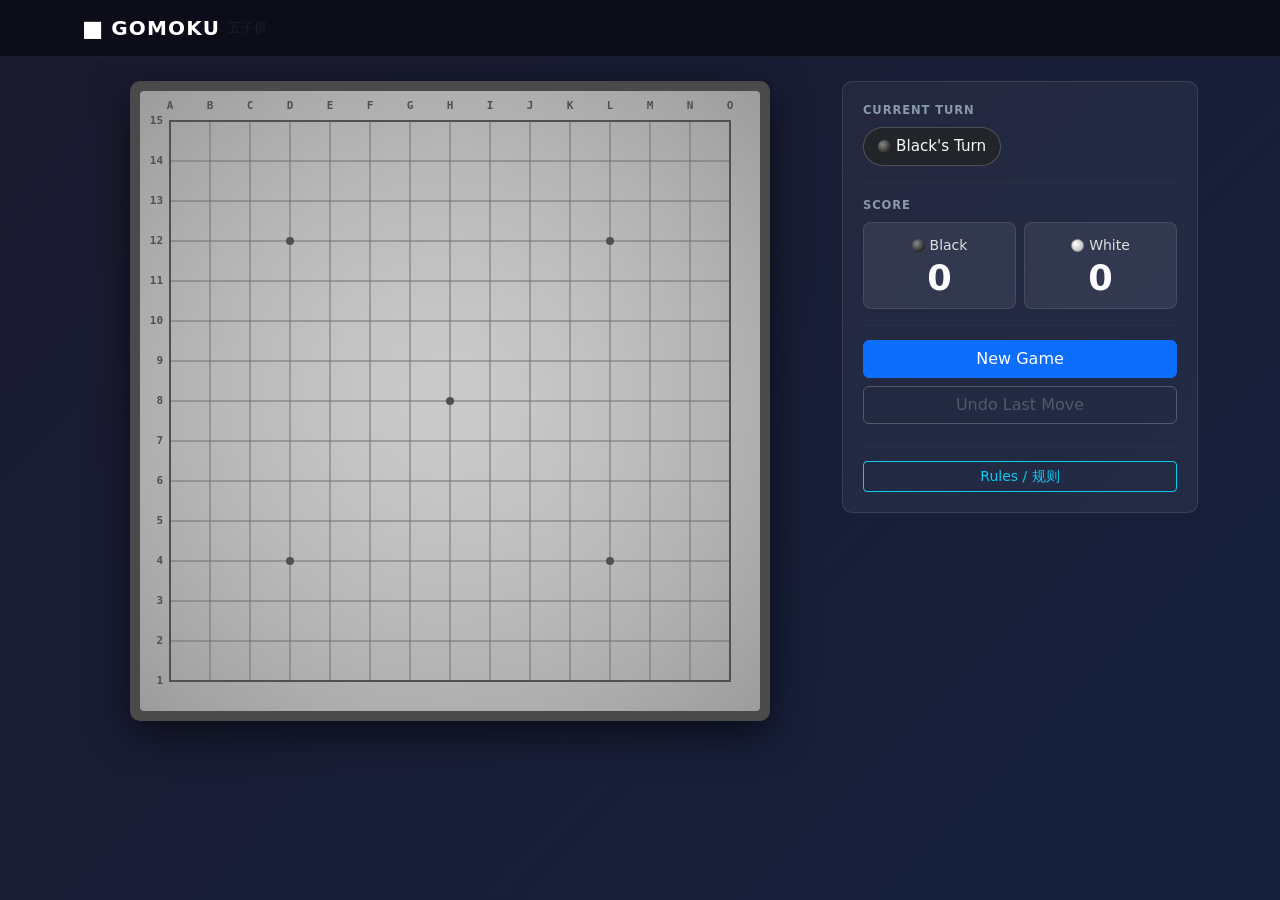
<file: Gomoku/index.html>
<!DOCTYPE html>
<html lang="en">
<head>
    <meta charset="UTF-8">
    <meta name="viewport" content="width=device-width, initial-scale=1.0">
    <title>Gomoku 五子棋</title>
    <link rel="stylesheet" href="https://cdn.jsdelivr.net/npm/bootstrap@5.3.2/dist/css/bootstrap.min.css">
    <style>
        body {
            background: linear-gradient(135deg, #1a1a2e 0%, #16213e 100%);
            min-height: 100vh;
            color: #e0e0e0;
        }

        .board-wrapper {
            background: #4a4a4a;
            border-radius: 10px;
            padding: 10px;
            box-shadow: 0 12px 40px rgba(0, 0, 0, 0.6);
            display: inline-block;
            max-width: 100%;
        }

        #game-canvas {
            display: block;
            max-width: 100%;
            height: auto;
            cursor: crosshair;
            border-radius: 4px;
        }

        .side-panel {
            background: rgba(255, 255, 255, 0.05);
            border: 1px solid rgba(255, 255, 255, 0.1);
            border-radius: 10px;
            padding: 20px;
        }

        .section-label {
            font-size: .72rem;
            font-weight: 600;
            letter-spacing: .08em;
            text-transform: uppercase;
            color: #8899aa;
            margin-bottom: 8px;
        }

        /* Stone dot used in UI labels */
        .dot {
            display: inline-block;
            width: 13px;
            height: 13px;
            border-radius: 50%;
            vertical-align: middle;
            margin-right: 5px;
            flex-shrink: 0;
        }
        .dot-black { background: radial-gradient(circle at 35% 35%, #888, #000); }
        .dot-white { background: radial-gradient(circle at 35% 35%, #fff, #aaa); border: 1px solid #999; }

        /* Turn badge */
        #turn-badge {
            display: inline-flex;
            align-items: center;
            font-size: .95rem;
            padding: 7px 14px;
            border-radius: 20px;
            border: 1px solid rgba(255, 255, 255, 0.2);
            transition: background .25s, color .25s;
        }

        /* Score cards */
        .score-card {
            background: rgba(255, 255, 255, 0.07);
            border: 1px solid rgba(255, 255, 255, 0.1);
            border-radius: 8px;
            padding: 12px 8px;
            text-align: center;
        }
        .score-num {
            font-size: 2.2rem;
            font-weight: 700;
            line-height: 1;
            color: #fff;
        }

        /* Winner alert */
        #winner-alert {
            display: none;
            animation: slideDown .35s ease;
        }
        @keyframes slideDown {
            from { opacity: 0; transform: translateY(-8px); }
            to   { opacity: 1; transform: translateY(0); }
        }

        .btn-game { width: 100%; margin-bottom: 8px; }

        hr.dim { border-color: rgba(255, 255, 255, 0.12); margin: 14px 0; }

        /* Rules card */
        #rules-body .card {
            background: rgba(0, 0, 0, 0.3);
            border-color: rgba(255, 255, 255, 0.1);
            color: #ccc;
        }
    </style>
</head>
<body>

<!-- ── Navbar ───────────────────────────────────────────────── -->
<nav class="navbar navbar-dark" style="background:#0d0d1a; border-bottom:1px solid rgba(255,255,255,0.07)">
    <div class="container">
        <span class="navbar-brand d-flex align-items-center gap-2">
            <span style="font-size:1.4rem; line-height:1">&#9632;</span>
            <strong style="font-size:1.25rem; letter-spacing:.06em">GOMOKU</strong>
            <small class="text-muted" style="font-size:.82rem; font-weight:400">五子棋</small>
        </span>
    </div>
</nav>

<!-- ── Main ────────────────────────────────────────────────── -->
<div class="container my-4">
    <div class="row g-4 align-items-start justify-content-center">

        <!-- Board -->
        <div class="col-lg-8 text-center">
            <div class="board-wrapper">
                <canvas id="game-canvas"></canvas>
            </div>
        </div>

        <!-- Side Panel -->
        <div class="col-lg-4">
            <div class="side-panel">

                <!-- Turn indicator -->
                <div class="section-label">Current Turn</div>
                <div class="mb-3">
                    <span id="turn-badge" class="bg-dark">
                        <span class="dot dot-black"></span>
                        <span id="turn-text" class="text-light">Black's Turn</span>
                    </span>
                </div>

                <!-- Winner alert -->
                <div id="winner-alert" class="alert alert-warning py-2 px-3 mb-0" role="alert">
                    <strong id="winner-text"></strong>
                </div>

                <hr class="dim">

                <!-- Scores -->
                <div class="section-label">Score</div>
                <div class="row g-2 mb-3">
                    <div class="col-6">
                        <div class="score-card">
                            <div class="d-flex align-items-center justify-content-center mb-1">
                                <span class="dot dot-black"></span><small>Black</small>
                            </div>
                            <div class="score-num" id="score-black">0</div>
                        </div>
                    </div>
                    <div class="col-6">
                        <div class="score-card">
                            <div class="d-flex align-items-center justify-content-center mb-1">
                                <span class="dot dot-white"></span><small>White</small>
                            </div>
                            <div class="score-num" id="score-white">0</div>
                        </div>
                    </div>
                </div>

                <hr class="dim">

                <!-- Buttons -->
                <button id="new-game-btn" class="btn btn-primary btn-game">New Game</button>
                <button id="undo-btn"     class="btn btn-outline-secondary btn-game" disabled>Undo Last Move</button>

                <hr class="dim">

                <!-- Rules -->
                <button class="btn btn-outline-info btn-sm w-100"
                        data-bs-toggle="collapse"
                        data-bs-target="#rules-body"
                        aria-expanded="false">
                    Rules / 规则
                </button>
                <div class="collapse mt-2" id="rules-body">
                    <div class="card card-body small">
                        <ul class="mb-0 ps-3">
                            <li>Black moves first.</li>
                            <li>Players alternate placing one stone per turn on any empty intersection.</li>
                            <li>First to get <strong>5 or more in a row</strong> — horizontally, vertically, or diagonally — wins.</li>
                            <li>If the board fills with no winner, the game is a draw.</li>
                        </ul>
                    </div>
                </div>

            </div>
        </div>
    </div>
</div>

<!-- ── Scripts ──────────────────────────────────────────────── -->
<script src="https://cdn.jsdelivr.net/npm/jquery@3.7.1/dist/jquery.min.js"></script>
<script src="https://cdn.jsdelivr.net/npm/bootstrap@5.3.2/dist/js/bootstrap.bundle.min.js"></script>
<script>
// ── Constants ──────────────────────────────────────────────────────
const BOARD  = 15;
const CELL   = 40;
const PAD    = 30;                              // space for coordinate labels
const CSIZE  = PAD * 2 + CELL * (BOARD - 1);  // 620 px
const STARS  = [[3,3],[3,11],[7,7],[11,3],[11,11]];
const COLS   = 'ABCDEFGHIJKLMNO';

// ── State ──────────────────────────────────────────────────────────
let state, hoverCell;

function freshState(keepScores) {
    return {
        grid:    Array.from({length: BOARD}, () => Array(BOARD).fill(0)),
        player:  1,          // 1 = black, 2 = white
        over:    false,
        winner:  null,
        history: [],         // [{r, c, player, wasWin}, ...]
        scores:  keepScores || {black: 0, white: 0},
        winLine: []
    };
}

// ── Bootstrap ──────────────────────────────────────────────────────
let canvas, ctx;

$(function () {
    canvas        = document.getElementById('game-canvas');
    canvas.width  = CSIZE;
    canvas.height = CSIZE;
    ctx           = canvas.getContext('2d');

    state     = freshState();
    hoverCell = null;

    render();
    syncUI();

    $(canvas)
        .on('click',      onCanvasClick)
        .on('mousemove',  onCanvasMove)
        .on('mouseleave', () => { hoverCell = null; render(); });

    $('#new-game-btn').on('click', onNewGame);
    $('#undo-btn').on('click',     onUndo);
});

// ── User Actions ───────────────────────────────────────────────────

function onNewGame() {
    if (state.history.length > 0 && !confirm('Start a new game?')) return;
    state     = freshState(state.scores);   // preserve scores
    hoverCell = null;
    $('#winner-alert').hide();
    render();
    syncUI();
}

function onCanvasClick(e) {
    if (state.over) return;
    const cell = evtToCell(e);
    if (!cell || state.grid[cell.r][cell.c] !== 0) return;
    placeStone(cell.r, cell.c);
}

function onCanvasMove(e) {
    hoverCell = evtToCell(e);
    render();
}

function onUndo() {
    if (state.history.length === 0) return;
    const m = state.history.pop();
    state.grid[m.r][m.c] = 0;
    state.player = m.player;
    if (m.wasWin) {
        m.player === 1 ? state.scores.black-- : state.scores.white--;
    }
    state.over    = false;
    state.winner  = null;
    state.winLine = [];
    hoverCell     = null;
    $('#winner-alert').hide();
    render();
    syncUI();
}

// ── Game Logic ─────────────────────────────────────────────────────

function placeStone(r, c) {
    const p = state.player;
    state.grid[r][c] = p;

    const win   = checkWin(r, c);
    const wasWin = win !== null;
    state.history.push({ r, c, player: p, wasWin });

    if (wasWin) {
        state.winLine = win;
        state.over    = true;
        state.winner  = p;
        p === 1 ? state.scores.black++ : state.scores.white++;
        render();
        syncUI();
        showResult((p === 1 ? 'Black' : 'White') + ' wins!');
    } else if (boardFull()) {
        state.over = true;
        render();
        showResult("It's a draw!");
        syncUI();
    } else {
        state.player = p === 1 ? 2 : 1;
        render();
        syncUI();
    }
}

function checkWin(r, c) {
    for (const [dr, dc] of [[0,1],[1,0],[1,1],[1,-1]]) {
        const line = buildLine(r, c, dr, dc);
        if (line.length >= 5) return line;
    }
    return null;
}

function buildLine(r, c, dr, dc) {
    const p   = state.grid[r][c];
    const fwd = [], bk = [];
    for (let i = 1; i < BOARD; i++) {
        const nr = r + dr*i, nc = c + dc*i;
        if (!ok(nr, nc) || state.grid[nr][nc] !== p) break;
        fwd.push({r: nr, c: nc});
    }
    for (let i = 1; i < BOARD; i++) {
        const nr = r - dr*i, nc = c - dc*i;
        if (!ok(nr, nc) || state.grid[nr][nc] !== p) break;
        bk.push({r: nr, c: nc});
    }
    return [...bk.reverse(), {r, c}, ...fwd];
}

function ok(r, c) { return r >= 0 && r < BOARD && c >= 0 && c < BOARD; }
function boardFull() { return state.grid.every(row => row.every(v => v !== 0)); }

// ── Rendering ──────────────────────────────────────────────────────

function render() {
    drawBoard();
    drawStones();

    // Last-move red dot
    if (state.history.length > 0) {
        const last = state.history[state.history.length - 1];
        drawMarker(last.r, last.c);
    }

    // Winning line
    if (state.winLine.length >= 5) drawWinLine(state.winLine);

    // Hover ghost
    if (hoverCell && !state.over && state.grid[hoverCell.r][hoverCell.c] === 0) {
        drawStone(hoverCell.r, hoverCell.c, state.player, 0.30);
    }
}

function drawBoard() {
    // Wood base
    ctx.fillStyle = '#c0c0c0';
    ctx.fillRect(0, 0, CSIZE, CSIZE);

    // Vignette
    const vg = ctx.createRadialGradient(CSIZE/2, CSIZE/2, CSIZE*0.05, CSIZE/2, CSIZE/2, CSIZE*0.75);
    vg.addColorStop(0, 'rgba(255,255,255,0.15)');
    vg.addColorStop(1, 'rgba(30,30,30,0.25)');
    ctx.fillStyle = vg;
    ctx.fillRect(0, 0, CSIZE, CSIZE);

    const end = PAD + (BOARD - 1) * CELL;

    // Grid lines
    ctx.strokeStyle = '#707070';
    ctx.lineWidth = 1;
    for (let i = 0; i < BOARD; i++) {
        const p = PAD + i * CELL;
        ctx.beginPath(); ctx.moveTo(p, PAD); ctx.lineTo(p, end); ctx.stroke();
        ctx.beginPath(); ctx.moveTo(PAD, p); ctx.lineTo(end, p); ctx.stroke();
    }

    // Outer border (thicker)
    ctx.strokeStyle = '#505050';
    ctx.lineWidth = 2;
    ctx.strokeRect(PAD, PAD, (BOARD-1)*CELL, (BOARD-1)*CELL);

    // Star points
    ctx.fillStyle = '#505050';
    for (const [sr, sc] of STARS) {
        ctx.beginPath();
        ctx.arc(PAD + sc*CELL, PAD + sr*CELL, 4, 0, Math.PI*2);
        ctx.fill();
    }

    // Coordinate labels
    ctx.fillStyle  = '#505050';
    ctx.font       = 'bold 11px monospace';
    ctx.textBaseline = 'middle';
    for (let i = 0; i < BOARD; i++) {
        const pos = PAD + i * CELL;
        ctx.textAlign = 'center';
        ctx.fillText(COLS[i], pos, PAD / 2);       // column letter at top
        ctx.textAlign = 'right';
        ctx.fillText(String(BOARD - i), PAD - 7, pos); // row number at left
    }
}

function px(r, c) { return { x: PAD + c*CELL, y: PAD + r*CELL }; }

function drawStone(r, c, player, alpha) {
    const {x, y} = px(r, c);
    const rad = CELL * 0.44;
    ctx.save();
    ctx.globalAlpha = alpha ?? 1;

    const g = ctx.createRadialGradient(x - rad*0.30, y - rad*0.35, rad*0.05, x, y, rad);
    if (player === 1) {
        g.addColorStop(0, '#888');
        g.addColorStop(0.4, '#222');
        g.addColorStop(1, '#000');
    } else {
        g.addColorStop(0, '#fff');
        g.addColorStop(0.5, '#e2e2e2');
        g.addColorStop(1, '#aaa');
    }

    ctx.beginPath();
    ctx.arc(x, y, rad, 0, Math.PI*2);
    ctx.fillStyle = g;
    ctx.fill();

    ctx.strokeStyle = player === 1 ? 'rgba(255,255,255,0.10)' : 'rgba(0,0,0,0.22)';
    ctx.lineWidth = 0.8;
    ctx.stroke();

    ctx.restore();
}

function drawStones() {
    for (let r = 0; r < BOARD; r++)
        for (let c = 0; c < BOARD; c++)
            if (state.grid[r][c]) drawStone(r, c, state.grid[r][c]);
}

function drawMarker(r, c) {
    const {x, y} = px(r, c);
    ctx.beginPath();
    ctx.arc(x, y, 4, 0, Math.PI*2);
    ctx.fillStyle = '#e74c3c';
    ctx.fill();
}

function drawWinLine(cells) {
    const a = px(cells[0].r,                cells[0].c);
    const b = px(cells[cells.length-1].r,   cells[cells.length-1].c);
    ctx.save();
    ctx.strokeStyle = 'rgba(231,76,60,0.88)';
    ctx.lineWidth   = 5;
    ctx.lineCap     = 'round';
    ctx.beginPath();
    ctx.moveTo(a.x, a.y);
    ctx.lineTo(b.x, b.y);
    ctx.stroke();
    ctx.restore();
}

// ── UI Sync ────────────────────────────────────────────────────────

function syncUI() {
    const isBlack = state.player === 1;
    const dotCls  = isBlack ? 'dot-black' : 'dot-white';
    const label   = isBlack ? "Black's Turn" : "White's Turn";
    const bgCls   = isBlack ? 'bg-dark' : 'bg-light';
    const txtCls  = isBlack ? 'text-light' : 'text-dark';

    $('#turn-badge')
        .attr('class', bgCls)
        .html(`<span class="dot ${dotCls}"></span><span class="${txtCls}">${label}</span>`);

    $('#score-black').text(state.scores.black);
    $('#score-white').text(state.scores.white);
    $('#undo-btn').prop('disabled', state.history.length === 0);
}

function showResult(msg) {
    $('#winner-text').text(msg);
    $('#winner-alert').show();
}

// ── Coordinate Helper ──────────────────────────────────────────────

function evtToCell(e) {
    const rect   = canvas.getBoundingClientRect();
    const scaleX = canvas.width  / rect.width;
    const scaleY = canvas.height / rect.height;
    const cx = (e.clientX - rect.left) * scaleX;
    const cy = (e.clientY - rect.top)  * scaleY;
    const c  = Math.round((cx - PAD) / CELL);
    const r  = Math.round((cy - PAD) / CELL);
    return ok(r, c) ? {r, c} : null;
}
</script>
</body>
</html>
</file>
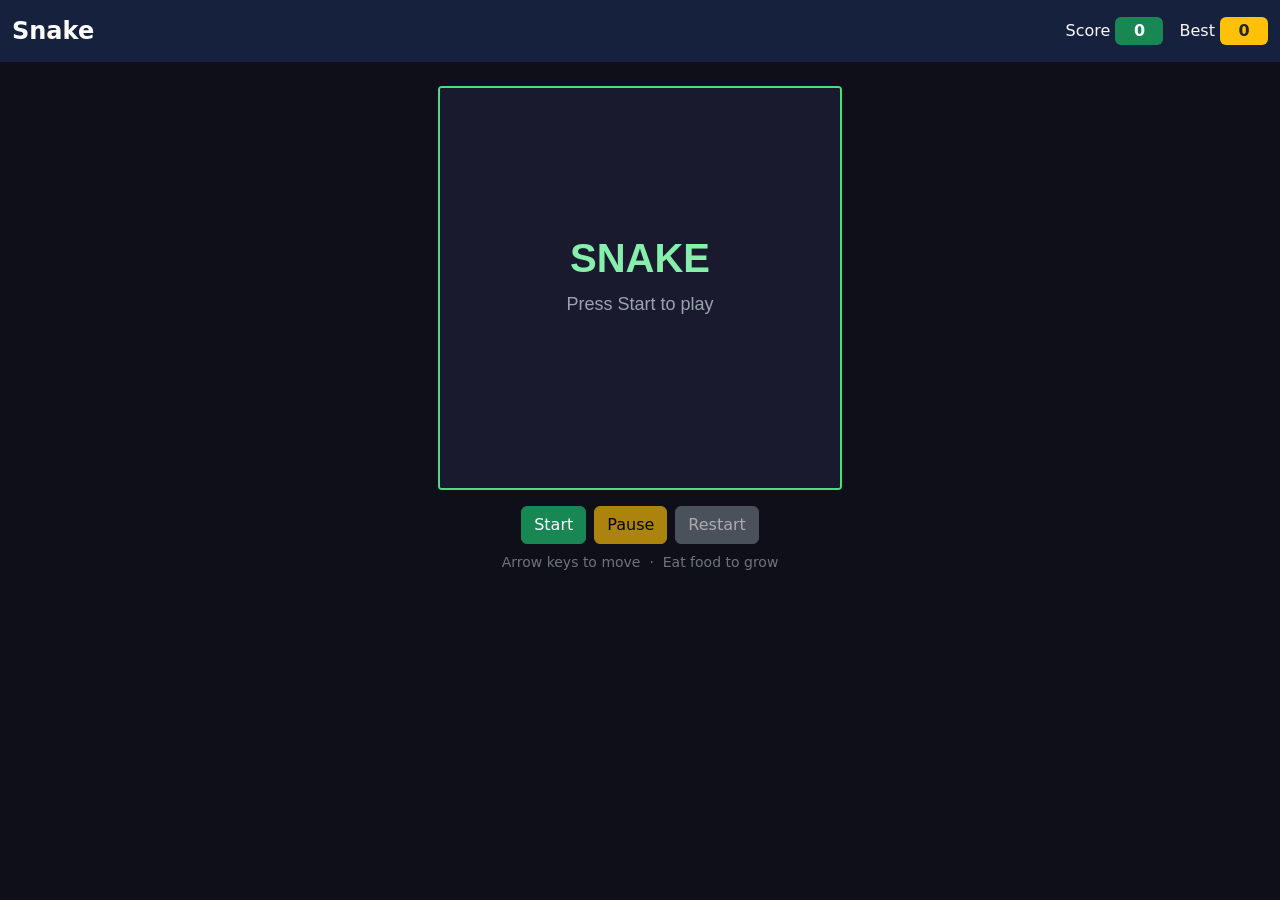
<file: Snake/snake.html>
<!DOCTYPE html>
<html lang="en">
<head>
  <meta charset="UTF-8" />
  <meta name="viewport" content="width=device-width, initial-scale=1.0" />
  <title>Snake</title>
  <link rel="stylesheet" href="https://cdn.jsdelivr.net/npm/bootstrap@5.3.3/dist/css/bootstrap.min.css" />
  <style>
    body {
      background-color: #0f0f1a;
    }
    #game-canvas {
      display: block;
      border: 2px solid #4ade80;
      border-radius: 4px;
      cursor: none;
    }
    #score-badge, #high-badge {
      font-size: 1rem;
      min-width: 3rem;
    }
  </style>
</head>
<body class="text-light">

  <!-- Navbar -->
  <nav class="navbar navbar-dark" style="background-color:#16213e;">
    <div class="container-fluid justify-content-between">
      <span class="navbar-brand fw-bold fs-4">Snake</span>
      <div class="d-flex gap-3 align-items-center">
        <span>Score <span id="score-badge" class="badge bg-success">0</span></span>
        <span>Best&nbsp;<span id="high-badge" class="badge bg-warning text-dark">0</span></span>
      </div>
    </div>
  </nav>

  <!-- Main -->
  <div class="container py-4">
    <div class="row justify-content-center">
      <div class="col-auto">
        <canvas id="game-canvas" width="400" height="400"></canvas>
      </div>
    </div>

    <!-- Buttons -->
    <div class="row justify-content-center mt-3">
      <div class="col-auto d-flex gap-2">
        <button id="btn-start"   class="btn btn-success">Start</button>
        <button id="btn-pause"   class="btn btn-warning  disabled">Pause</button>
        <button id="btn-restart" class="btn btn-secondary disabled">Restart</button>
      </div>
    </div>

    <!-- Hint -->
    <div class="row justify-content-center mt-2">
      <div class="col-auto text-secondary small">
        Arrow keys to move &nbsp;·&nbsp; Eat food to grow
      </div>
    </div>
  </div>

  <script src="https://cdn.jsdelivr.net/npm/jquery@3.7.1/dist/jquery.min.js"></script>
  <script>
  $(function () {

    // ── Constants ────────────────────────────────────────────────────────────
    const COLS          = 20;
    const ROWS          = 20;
    const CELL          = 20;          // px per cell
    const INITIAL_SPEED = 150;         // ms per tick
    const SPEED_STEP    = 5;           // ms faster every 5 food
    const MIN_SPEED     = 60;

    const COLOR_BG      = '#1a1a2e';
    const COLOR_GRID    = '#16213e';
    const COLOR_BODY    = '#4ade80';
    const COLOR_HEAD    = '#86efac';
    const COLOR_FOOD    = '#f87171';

    // ── State ────────────────────────────────────────────────────────────────
    let snake, dir, nextDir, food, score, highScore, state, loopId, speed, foodCount;

    highScore = parseInt(localStorage.getItem('snakeHighScore') || '0');
    state     = 'idle';

    // ── Canvas ───────────────────────────────────────────────────────────────
    const canvas = document.getElementById('game-canvas');
    const ctx    = canvas.getContext('2d');

    // ── Helpers ──────────────────────────────────────────────────────────────
    function cellOccupied(x, y) {
      return snake.some(s => s.x === x && s.y === y);
    }

    function placeFood() {
      let x, y;
      do {
        x = Math.floor(Math.random() * COLS);
        y = Math.floor(Math.random() * ROWS);
      } while (cellOccupied(x, y));
      food = { x, y };
    }

    function setDir(dx, dy) {
      // Prevent 180° reversal
      if (dx === -dir.dx && dy === -dir.dy) return;
      nextDir = { dx, dy };
    }

    function updateScore() {
      $('#score-badge').text(score);
      if (score > highScore) {
        highScore = score;
        localStorage.setItem('snakeHighScore', highScore);
      }
      $('#high-badge').text(highScore);
    }

    function setButtonState(s) {
      // s: 'idle' | 'playing' | 'paused' | 'gameover'
      $('#btn-start')  .toggleClass('disabled', s !== 'idle');
      $('#btn-pause')  .toggleClass('disabled', s !== 'playing' && s !== 'paused')
                       .text(s === 'paused' ? 'Resume' : 'Pause');
      $('#btn-restart').toggleClass('disabled', s === 'idle');
    }

    // ── Drawing ──────────────────────────────────────────────────────────────
    function drawRoundRect(x, y, w, h, r) {
      ctx.beginPath();
      ctx.moveTo(x + r, y);
      ctx.lineTo(x + w - r, y);
      ctx.arcTo(x + w, y,     x + w, y + r,     r);
      ctx.lineTo(x + w, y + h - r);
      ctx.arcTo(x + w, y + h, x + w - r, y + h, r);
      ctx.lineTo(x + r, y + h);
      ctx.arcTo(x, y + h,     x, y + h - r,     r);
      ctx.lineTo(x, y + r);
      ctx.arcTo(x, y,         x + r, y,          r);
      ctx.closePath();
      ctx.fill();
    }

    function draw() {
      // Background
      ctx.fillStyle = COLOR_BG;
      ctx.fillRect(0, 0, canvas.width, canvas.height);

      // Grid lines
      ctx.strokeStyle = COLOR_GRID;
      ctx.lineWidth = 0.5;
      for (let c = 0; c <= COLS; c++) {
        ctx.beginPath();
        ctx.moveTo(c * CELL, 0);
        ctx.lineTo(c * CELL, canvas.height);
        ctx.stroke();
      }
      for (let r = 0; r <= ROWS; r++) {
        ctx.beginPath();
        ctx.moveTo(0, r * CELL);
        ctx.lineTo(canvas.width, r * CELL);
        ctx.stroke();
      }

      // Food
      ctx.fillStyle = COLOR_FOOD;
      const fx = food.x * CELL + CELL / 2;
      const fy = food.y * CELL + CELL / 2;
      ctx.beginPath();
      ctx.arc(fx, fy, CELL / 2 - 2, 0, Math.PI * 2);
      ctx.fill();

      // Snake body (tail → index 1)
      ctx.fillStyle = COLOR_BODY;
      for (let i = 1; i < snake.length; i++) {
        const pad = 2;
        drawRoundRect(
          snake[i].x * CELL + pad,
          snake[i].y * CELL + pad,
          CELL - pad * 2,
          CELL - pad * 2,
          3
        );
      }

      // Snake head (index 0)
      ctx.fillStyle = COLOR_HEAD;
      const pad = 1;
      drawRoundRect(
        snake[0].x * CELL + pad,
        snake[0].y * CELL + pad,
        CELL - pad * 2,
        CELL - pad * 2,
        4
      );
    }

    function drawOverlay(title, sub) {
      ctx.fillStyle = 'rgba(0,0,0,0.55)';
      ctx.fillRect(0, 0, canvas.width, canvas.height);

      ctx.textAlign = 'center';
      ctx.fillStyle = '#ffffff';
      ctx.font = 'bold 36px sans-serif';
      ctx.fillText(title, canvas.width / 2, canvas.height / 2 - 20);

      ctx.font = '18px sans-serif';
      ctx.fillStyle = '#d1d5db';
      ctx.fillText(sub, canvas.width / 2, canvas.height / 2 + 18);
    }

    function drawIdleScreen() {
      ctx.fillStyle = COLOR_BG;
      ctx.fillRect(0, 0, canvas.width, canvas.height);
      ctx.textAlign = 'center';
      ctx.fillStyle = COLOR_HEAD;
      ctx.font = 'bold 40px sans-serif';
      ctx.fillText('SNAKE', canvas.width / 2, canvas.height / 2 - 16);
      ctx.font = '18px sans-serif';
      ctx.fillStyle = '#9ca3af';
      ctx.fillText('Press Start to play', canvas.width / 2, canvas.height / 2 + 22);
    }

    // ── Game lifecycle ───────────────────────────────────────────────────────
    function resetState() {
      snake    = [{ x: 10, y: 10 }, { x: 9, y: 10 }, { x: 8, y: 10 }];
      dir      = { dx: 1, dy: 0 };
      nextDir  = { dx: 1, dy: 0 };
      score    = 0;
      speed    = INITIAL_SPEED;
      foodCount = 0;
      placeFood();
    }

    function startLoop() {
      clearInterval(loopId);
      loopId = setInterval(tick, speed);
    }

    function startGame() {
      resetState();
      state = 'playing';
      setButtonState(state);
      updateScore();
      startLoop();
    }

    function pauseGame() {
      if (state === 'playing') {
        clearInterval(loopId);
        state = 'paused';
        setButtonState(state);
        draw();
        drawOverlay('PAUSED', 'Press Resume to continue');
      } else if (state === 'paused') {
        state = 'playing';
        setButtonState(state);
        startLoop();
      }
    }

    function gameOver() {
      clearInterval(loopId);
      state = 'gameover';
      setButtonState(state);
      updateScore();
      draw();
      drawOverlay('GAME OVER', 'Score: ' + score + '   Best: ' + highScore);
    }

    // ── Tick ─────────────────────────────────────────────────────────────────
    function tick() {
      dir = nextDir;
      const head   = snake[0];
      const newHead = { x: head.x + dir.dx, y: head.y + dir.dy };

      // Wall collision
      if (newHead.x < 0 || newHead.x >= COLS || newHead.y < 0 || newHead.y >= ROWS) {
        gameOver();
        return;
      }

      // Self collision (skip tail — it will move away this tick)
      for (let i = 0; i < snake.length - 1; i++) {
        if (snake[i].x === newHead.x && snake[i].y === newHead.y) {
          gameOver();
          return;
        }
      }

      const ate = (newHead.x === food.x && newHead.y === food.y);

      snake.unshift(newHead);
      if (!ate) {
        snake.pop();
      } else {
        score    += 10;
        foodCount += 1;
        placeFood();
        updateScore();
        // Speed up every 5 food eaten
        if (foodCount % 5 === 0 && speed > MIN_SPEED) {
          speed = Math.max(MIN_SPEED, speed - SPEED_STEP);
          startLoop();          // restart interval at new speed
        }
      }

      draw();
    }

    // ── Button clicks ────────────────────────────────────────────────────────
    $('#btn-start').on('click', function () {
      if (state === 'idle') startGame();
    });

    $('#btn-pause').on('click', function () {
      if (state === 'playing' || state === 'paused') pauseGame();
    });

    $('#btn-restart').on('click', function () {
      if (state !== 'idle') {
        clearInterval(loopId);
        startGame();
      }
    });

    // ── Keyboard ─────────────────────────────────────────────────────────────
    $(document).on('keydown', function (e) {
      const arrowKeys = ['ArrowUp','ArrowDown','ArrowLeft','ArrowRight'];
      if (arrowKeys.includes(e.key)) e.preventDefault();

      if (state !== 'playing') return;

      switch (e.key) {
        case 'ArrowUp':    setDir( 0, -1); break;
        case 'ArrowDown':  setDir( 0,  1); break;
        case 'ArrowLeft':  setDir(-1,  0); break;
        case 'ArrowRight': setDir( 1,  0); break;
      }
    });

    // ── Init ─────────────────────────────────────────────────────────────────
    $('#high-badge').text(highScore);
    drawIdleScreen();
    setButtonState('idle');
  });
  </script>
</body>
</html>
</file>
